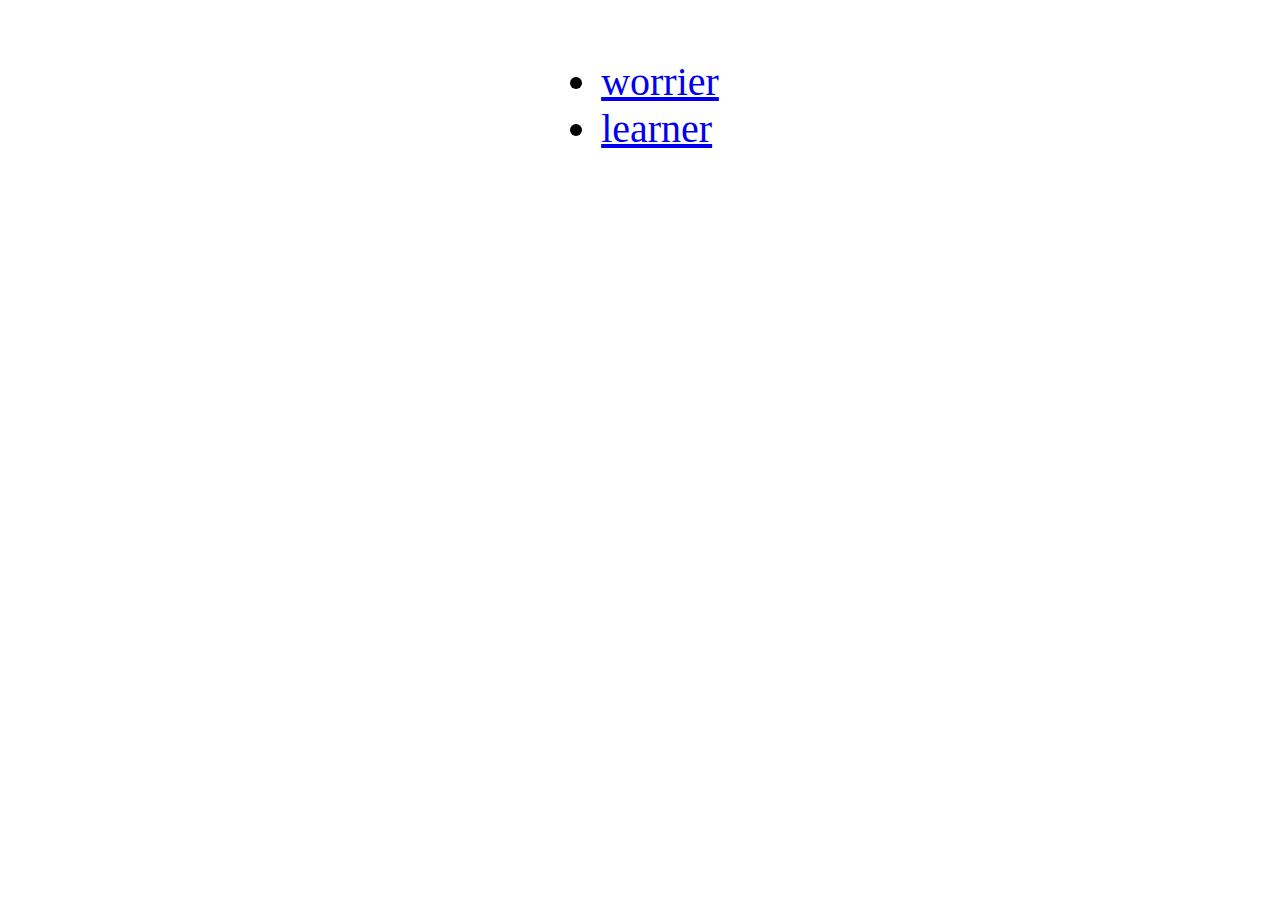
<file: index.html>
<!DOCTYPE html>
<html lang="en">
<head>
    <meta charset="UTF-8">
    <meta name="viewport" content="width=device-width, initial-scale=1.0">
    <title>nothing</title>
    <style>
        body {
            display: flex;
            justify-content: center;
            font-size: 40px;
        }

        ul {
            margin: 50px auto;
        }
    </style>
</head>
<body>
    <ul>
        <li><a href="worrier/worrier.html">worrier</a> </li>
        <li><a href="learn/tracker.html">learner</a> </li>
    </ul>
</body>
<!-- </html> -->
</file>
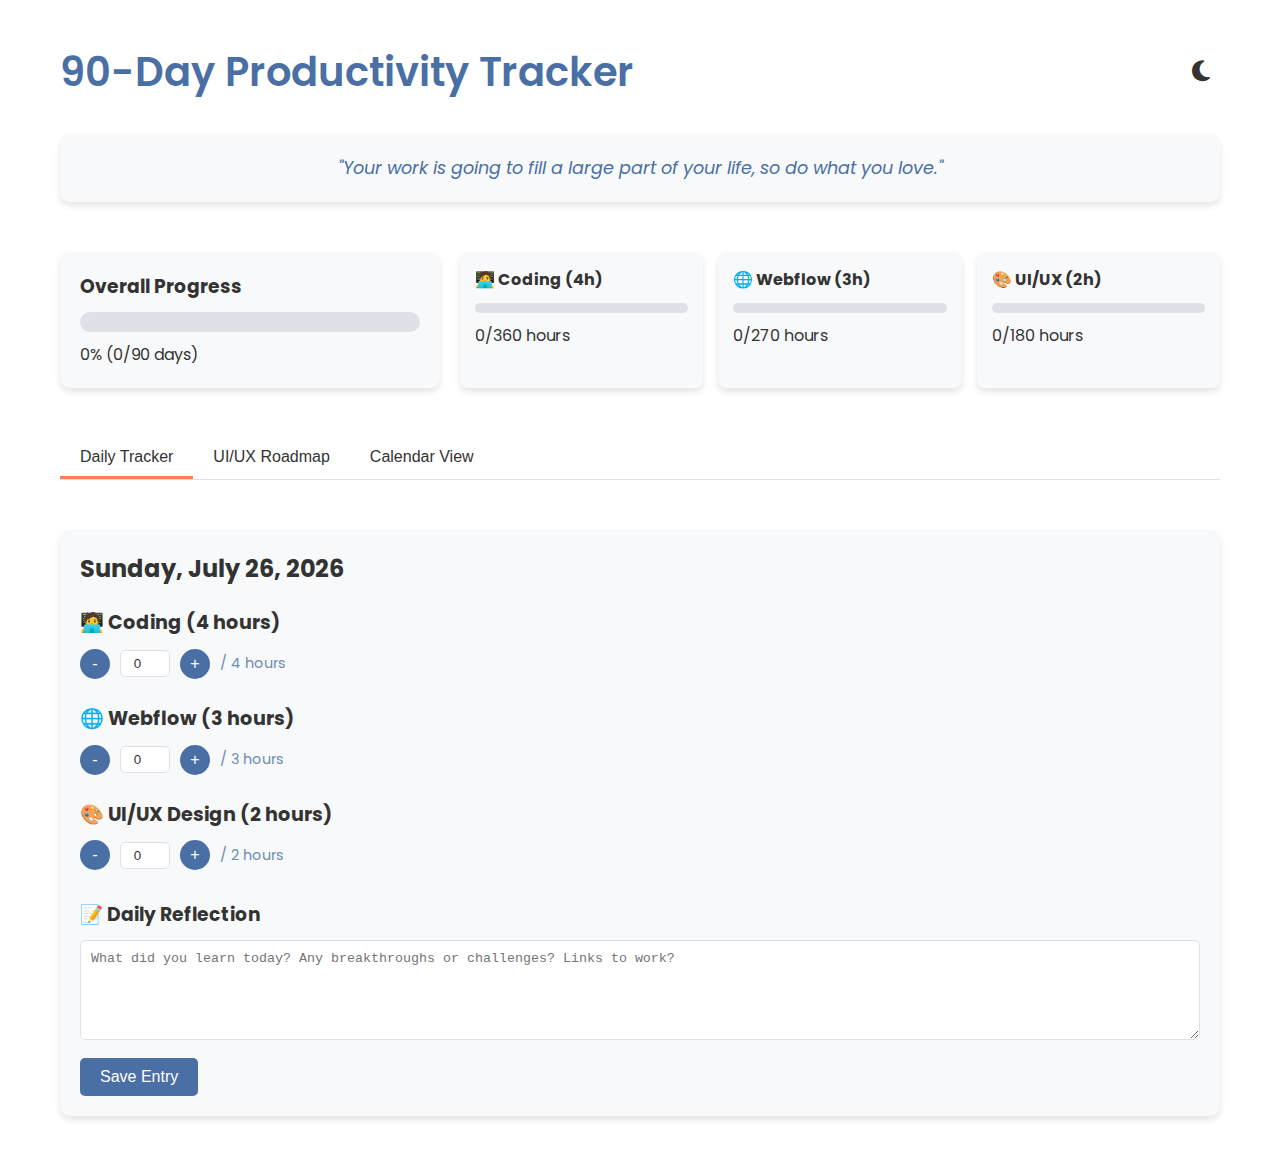
<file: learn/tracker.html>
<!DOCTYPE html>
<html lang="en">
<head>
    <meta charset="UTF-8">
    <meta name="viewport" content="width=device-width, initial-scale=1.0">
    <title>90-Day Productivity Tracker</title>
    <link rel="stylesheet" href="https://cdnjs.cloudflare.com/ajax/libs/font-awesome/6.4.0/css/all.min.css">
    <link href="https://fonts.googleapis.com/css2?family=Poppins:wght@300;400;500;600;700&display=swap" rel="stylesheet">
    <link rel="stylesheet" href="style.css">
</head>
<body>
    <div class="container">
        <header>
            <h1>90-Day Productivity Tracker</h1>
            <div class="theme-toggle">
                <button id="themeBtn"><i class="fas fa-moon"></i></button>
            </div>
        </header>

        <div class="dashboard">
            <div class="quote-container">
                <p id="dailyQuote">"Loading motivational quote..."</p>
            </div>

            <div class="progress-summary">
                <div class="progress-card">
                    <h3>Overall Progress</h3>
                    <div class="progress-bar">
                        <div id="overallProgress" class="progress-fill"></div>
                    </div>
                    <span id="overallPercentage">0%</span>
                </div>

                <div class="stats-grid">
                    <div class="stat-item">
                        <h4>🧑‍💻 Coding (4h)</h4>
                        <div class="progress-bar small">
                            <div id="codingProgress" class="progress-fill"></div>
                        </div>
                        <span id="codingPercentage">0/360h</span>
                    </div>
                    <div class="stat-item">
                        <h4>🌐 Webflow (3h)</h4>
                        <div class="progress-bar small">
                            <div id="webflowProgress" class="progress-fill"></div>
                        </div>
                        <span id="webflowPercentage">0/270h</span>
                    </div>
                    <div class="stat-item">
                        <h4>🎨 UI/UX (2h)</h4>
                        <div class="progress-bar small">
                            <div id="designProgress" class="progress-fill"></div>
                        </div>
                        <span id="designPercentage">0/180h</span>
                    </div>
                </div>
            </div>

            <div class="tabs">
                <button class="tab-btn active" data-tab="daily-tracker">Daily Tracker</button>
                <button class="tab-btn" data-tab="roadmap">UI/UX Roadmap</button>
                <button class="tab-btn" data-tab="calendar">Calendar View</button>
            </div>

            <div class="tab-content active" id="daily-tracker">
                <div class="hourly-tracker">
                    <h2 id="selectedDate">Today's Progress</h2>
                    
                    <div class="task-list">
                        <div class="task-item">
                            <h3>🧑‍💻 Coding (4 hours)</h3>
                            <div class="hour-input">
                                <button class="hour-btn minus" data-task="coding">-</button>
                                <input type="number" id="codingHours" min="0" max="4" value="0">
                                <button class="hour-btn plus" data-task="coding">+</button>
                                <span class="hour-label">/ 4 hours</span>
                            </div>
                        </div>
                        <div class="task-item">
                            <h3>🌐 Webflow (3 hours)</h3>
                            <div class="hour-input">
                                <button class="hour-btn minus" data-task="webflow">-</button>
                                <input type="number" id="webflowHours" min="0" max="3" value="0">
                                <button class="hour-btn plus" data-task="webflow">+</button>
                                <span class="hour-label">/ 3 hours</span>
                            </div>
                        </div>
                        <div class="task-item">
                            <h3>🎨 UI/UX Design (2 hours)</h3>
                            <div class="hour-input">
                                <button class="hour-btn minus" data-task="design">-</button>
                                <input type="number" id="designHours" min="0" max="2" value="0">
                                <button class="hour-btn plus" data-task="design">+</button>
                                <span class="hour-label">/ 2 hours</span>
                            </div>
                        </div>
                    </div>
                    
                    <div class="notes-section">
                        <h3>📝 Daily Reflection</h3>
                        <textarea id="dailyNotes" placeholder="What did you learn today? Any breakthroughs or challenges? Links to work?"></textarea>
                        <button id="saveNotes">Save Entry</button>
                    </div>
                </div>
            </div>

            <div class="tab-content" id="roadmap">
                <h2>🎨 UI/UX Design Roadmap</h2>
                <div class="roadmap-container" id="roadmapContainer">
                    <!-- Roadmap will be generated by JavaScript -->
                </div>
            </div>

            <div class="tab-content" id="calendar">
                <h2>📅 Journey Timeline</h2>
                <div class="calendar-nav">
                    <button id="prevMonth"><i class="fas fa-chevron-left"></i></button>
                    <h3 id="currentMonth">Month</h3>
                    <button id="nextMonth"><i class="fas fa-chevron-right"></i></button>
                </div>
                <div class="calendar" id="calendar">
                    <!-- Calendar will be generated by JavaScript -->
                </div>
            </div>
        </div>
    </div>

    <script src="app.js"></script>
</body>
</html>
</file>
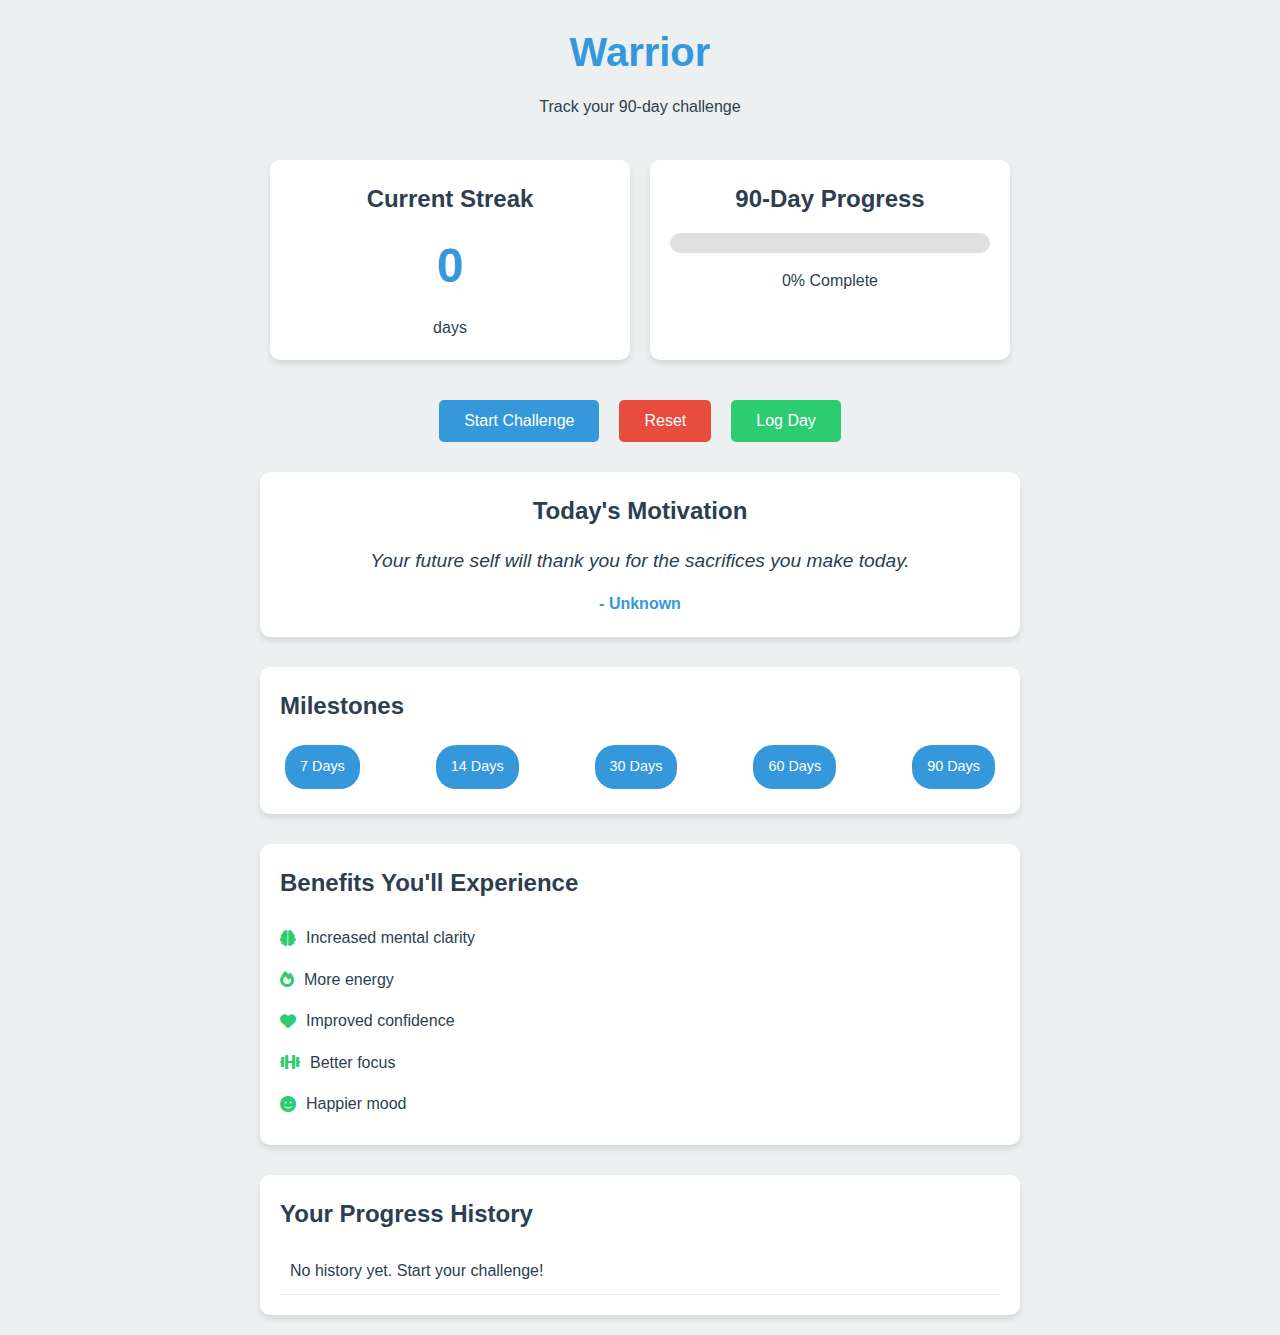
<file: worrier/worrier.html>
<!DOCTYPE html>
<html lang="en">
<head>
    <meta charset="UTF-8">
    <meta name="viewport" content="width=device-width, initial-scale=1.0">
    <title>Progress Tracker</title>
    <link rel="stylesheet" href="styles.css">
    <link rel="stylesheet" href="https://cdnjs.cloudflare.com/ajax/libs/font-awesome/6.0.0-beta3/css/all.min.css">
</head>
<body>
    <div class="container">
        <header>
            <h1>Warrior</h1>
            <p>Track your 90-day challenge</p>
        </header>

        <div class="dashboard">
            <div class="streak-box">
                <h2>Current Streak</h2>
                <div class="streak-count" id="streak">0</div>
                <div class="streak-days">days</div>
            </div>

            <div class="progress-box">
                <h2>90-Day Progress</h2>
                <div class="progress-bar">
                    <div class="progress-fill" id="progress-fill"></div>
                </div>
                <div class="progress-text" id="progress-text">0% Complete</div>
            </div>
        </div>

        <div class="controls">
            <button id="start-btn" class="btn start">Start Challenge</button>
            <button id="reset-btn" class="btn reset">Reset</button>
            <button id="log-btn" class="btn log">Log Day</button>
        </div>

        <div class="motivation">
            <h2>Today's Motivation</h2>
            <div class="quote" id="quote">
                "The journey of a thousand miles begins with one step."
            </div>
            <div class="author" id="author">- Lao Tzu</div>
        </div>

        <div class="milestones">
            <h2>Milestones</h2>
            <div class="milestone-container">
                <div class="milestone" data-days="7">7 Days</div>
                <div class="milestone" data-days="14">14 Days</div>
                <div class="milestone" data-days="30">30 Days</div>
                <div class="milestone" data-days="60">60 Days</div>
                <div class="milestone" data-days="90">90 Days</div>
            </div>
        </div>

        <div class="benefits">
            <h2>Benefits You'll Experience</h2>
            <ul>
                <li><i class="fas fa-brain"></i> Increased mental clarity</li>
                <li><i class="fas fa-fire"></i> More energy</li>
                <li><i class="fas fa-heart"></i> Improved confidence</li>
                <li><i class="fas fa-dumbbell"></i> Better focus</li>
                <li><i class="fas fa-smile"></i> Happier mood</li>
            </ul>
        </div>

        <div class="history">
            <h2>Your Progress History</h2>
            <div class="history-list" id="history-list">
                <!-- Will be populated by JavaScript -->
            </div>
        </div>
    </div>

    <script src="script.js"></script>
</body>
</html>
</file>
<file: learn/style.css>
:root {
    --primary-color: #4a6fa5;
    --secondary-color: #6b8cae;
    --accent-color: #ff7e5f;
    --light-color: #f8f9fa;
    --dark-color: #343a40;
    --success-color: #28a745;
    --warning-color: #ffc107;
    --danger-color: #dc3545;
    --text-color: #333;
    --bg-color: #ffffff;
    --card-bg: #f8f9fa;
    --border-color: #dee2e6;
}

[data-theme="dark"] {
    --primary-color: #5d8acd;
    --secondary-color: #7a9cc6;
    --accent-color: #ff9a7f;
    --light-color: #343a40;
    --dark-color: #f8f9fa;
    --text-color: #f8f9fa;
    --bg-color: #212529;
    --card-bg: #2c3034;
    --border-color: #495057;
}

* {
    margin: 0;
    padding: 0;
    box-sizing: border-box;
    transition: background-color 0.3s, color 0.3s;
}

body {
    font-family: 'Poppins', sans-serif;
    background-color: var(--bg-color);
    color: var(--text-color);
    line-height: 1.6;
    padding: 20px;
}

.container {
    max-width: 1200px;
    margin: 0 auto;
    padding: 20px;
}

header {
    display: flex;
    justify-content: space-between;
    align-items: center;
    margin-bottom: 30px;
}

h1 {
    color: var(--primary-color);
    font-size: 2.5rem;
    font-weight: 600;
}

.theme-toggle button {
    background: none;
    border: none;
    color: var(--text-color);
    font-size: 1.5rem;
    cursor: pointer;
    padding: 5px 10px;
    border-radius: 5px;
}

.theme-toggle button:hover {
    background-color: var(--border-color);
}

.dashboard {
    display: grid;
    grid-template-columns: 1fr;
    gap: 30px;
}

.quote-container {
    background-color: var(--card-bg);
    padding: 20px;
    border-radius: 10px;
    box-shadow: 0 4px 6px rgba(0, 0, 0, 0.1);
    margin-bottom: 20px;
}

.quote-container p {
    font-style: italic;
    text-align: center;
    font-size: 1.1rem;
    color: var(--primary-color);
}

.progress-summary {
    display: grid;
    grid-template-columns: 1fr 2fr;
    gap: 20px;
    margin-bottom: 20px;
}

@media (max-width: 768px) {
    .progress-summary {
        grid-template-columns: 1fr;
    }
}

.progress-card {
    background-color: var(--card-bg);
    padding: 20px;
    border-radius: 10px;
    box-shadow: 0 4px 6px rgba(0, 0, 0, 0.1);
}

.stats-grid {
    display: grid;
    grid-template-columns: repeat(auto-fit, minmax(200px, 1fr));
    gap: 15px;
}

.stat-item {
    background-color: var(--card-bg);
    padding: 15px;
    border-radius: 8px;
    box-shadow: 0 4px 6px rgba(0, 0, 0, 0.1);
}

.progress-bar {
    width: 100%;
    height: 20px;
    background-color: var(--border-color);
    border-radius: 10px;
    margin: 10px 0;
    overflow: hidden;
}

.progress-bar.small {
    height: 10px;
}

.progress-fill {
    height: 100%;
    background-color: var(--accent-color);
    border-radius: 10px;
    width: 0%;
    transition: width 0.5s ease;
}

.tabs {
    display: flex;
    border-bottom: 1px solid var(--border-color);
    margin-bottom: 20px;
}

.tab-btn {
    padding: 10px 20px;
    background: none;
    border: none;
    border-bottom: 3px solid transparent;
    cursor: pointer;
    font-size: 1rem;
    color: var(--text-color);
}

.tab-btn.active {
    border-bottom: 3px solid var(--accent-color);
    font-weight: 500;
}

.tab-content {
    display: none;
}

.tab-content.active {
    display: block;
}

.hourly-tracker {
    background-color: var(--card-bg);
    padding: 20px;
    border-radius: 10px;
    box-shadow: 0 4px 6px rgba(0, 0, 0, 0.1);
}

.task-list {
    margin: 20px 0;
}

.task-item {
    margin-bottom: 25px;
}

.task-item h3 {
    margin-bottom: 10px;
    font-size: 1.2rem;
}

.hour-input {
    display: flex;
    align-items: center;
    gap: 10px;
}

.hour-btn {
    width: 30px;
    height: 30px;
    border-radius: 50%;
    border: none;
    background-color: var(--primary-color);
    color: white;
    font-size: 1rem;
    cursor: pointer;
    display: flex;
    align-items: center;
    justify-content: center;
}

.hour-btn:hover {
    background-color: var(--secondary-color);
}

.hour-input input {
    width: 50px;
    padding: 5px;
    text-align: center;
    border-radius: 5px;
    border: 1px solid var(--border-color);
    background-color: var(--bg-color);
    color: var(--text-color);
}

.hour-label {
    font-size: 0.9rem;
    color: var(--secondary-color);
}

.notes-section {
    margin-top: 30px;
}

.notes-section h3 {
    margin-bottom: 10px;
}

.notes-section textarea {
    width: 100%;
    min-height: 100px;
    padding: 10px;
    border-radius: 5px;
    border: 1px solid var(--border-color);
    background-color: var(--bg-color);
    color: var(--text-color);
    resize: vertical;
    margin-bottom: 10px;
}

.notes-section button {
    background-color: var(--primary-color);
    color: white;
    border: none;
    padding: 10px 20px;
    border-radius: 5px;
    cursor: pointer;
    font-size: 1rem;
}

.notes-section button:hover {
    background-color: var(--secondary-color);
}

.roadmap-container {
    background-color: var(--card-bg);
    padding: 20px;
    border-radius: 10px;
    box-shadow: 0 4px 6px rgba(0, 0, 0, 0.1);
}

.roadmap-week {
    margin-bottom: 20px;
}

.week-header {
    display: flex;
    justify-content: space-between;
    align-items: center;
    padding: 10px;
    background-color: var(--primary-color);
    color: white;
    border-radius: 5px;
    cursor: pointer;
    margin-bottom: 10px;
}

.week-header h3 {
    font-size: 1.1rem;
}

.week-content {
    display: grid;
    grid-template-columns: repeat(auto-fill, minmax(250px, 1fr));
    gap: 10px;
    padding: 10px;
}

.roadmap-day {
    background-color: var(--bg-color);
    padding: 10px;
    border-radius: 5px;
    border: 1px solid var(--border-color);
}

.roadmap-day h4 {
    margin-bottom: 5px;
    color: var(--primary-color);
}

.roadmap-day p {
    font-size: 0.9rem;
}

.calendar-container {
    background-color: var(--card-bg);
    padding: 20px;
    border-radius: 10px;
    box-shadow: 0 4px 6px rgba(0, 0, 0, 0.1);
}

.calendar-nav {
    display: flex;
    justify-content: space-between;
    align-items: center;
    margin-bottom: 15px;
}

.calendar-nav button {
    background: none;
    border: none;
    color: var(--text-color);
    font-size: 1.2rem;
    cursor: pointer;
    padding: 5px 10px;
    border-radius: 5px;
}

.calendar-nav button:hover {
    background-color: var(--border-color);
}

.calendar {
    display: grid;
    grid-template-columns: repeat(7, 1fr);
    gap: 5px;
}

.calendar-header {
    font-weight: 600;
    text-align: center;
    padding: 10px 0;
}

.day {
    aspect-ratio: 1;
    display: flex;
    flex-direction: column;
    align-items: center;
    justify-content: center;
    background-color: var(--bg-color);
    border-radius: 5px;
    cursor: pointer;
    padding: 5px;
    border: 1px solid var(--border-color);
}

.day:hover {
    background-color: var(--border-color);
}

.day.today {
    border: 2px solid var(--accent-color);
}

.day.completed {
    background-color: var(--success-color);
    color: white;
}

.day.partial {
    background-color: var(--warning-color);
    color: var(--dark-color);
}

.day.future {
    opacity: 0.6;
}

.day-number {
    font-weight: 600;
    margin-bottom: 2px;
}

.day-status {
    font-size: 0.6rem;
    text-align: center;
}

@media (max-width: 600px) {
    .calendar-header {
        font-size: 0.8rem;
    }
    
    .day-number {
        font-size: 0.8rem;
    }
    
    .day-status {
        font-size: 0.5rem;
    }
    
    h1 {
        font-size: 1.8rem;
    }
    
    .tabs {
        flex-wrap: wrap;
    }
    
    .tab-btn {
        padding: 8px 12px;
        font-size: 0.9rem;
    }
    
    .week-content {
        grid-template-columns: 1fr;
    }
}
</file>
<file: worrier/styles.css>
:root {
    --primary: #3498db;
    --secondary: #2ecc71;
    --dark: #2c3e50;
    --light: #ecf0f1;
    --danger: #e74c3c;
}

* {
    margin: 0;
    padding: 0;
    box-sizing: border-box;
    font-family: 'Segoe UI', Tahoma, Geneva, Verdana, sans-serif;
}

body {
    background-color: var(--light);
    color: var(--dark);
    line-height: 1.6;
}

.container {
    max-width: 800px;
    margin: 0 auto;
    padding: 20px;
}

header {
    text-align: center;
    margin-bottom: 30px;
}

header h1 {
    color: var(--primary);
    font-size: 2.5rem;
    margin-bottom: 10px;
}

.dashboard {
    display: flex;
    justify-content: space-between;
    margin-bottom: 30px;
    flex-wrap: wrap;
}

.streak-box, .progress-box {
    background: white;
    padding: 20px;
    border-radius: 10px;
    box-shadow: 0 4px 6px rgba(0, 0, 0, 0.1);
    flex: 1;
    margin: 10px;
    min-width: 250px;
    text-align: center;
}

.streak-count {
    font-size: 3rem;
    font-weight: bold;
    color: var(--primary);
    margin: 10px 0;
}

.progress-bar {
    height: 20px;
    background-color: #e0e0e0;
    border-radius: 10px;
    margin: 15px 0;
    overflow: hidden;
}

.progress-fill {
    height: 100%;
    background-color: var(--secondary);
    width: 0%;
    transition: width 0.5s ease;
}

.controls {
    display: flex;
    justify-content: center;
    margin-bottom: 30px;
    flex-wrap: wrap;
}

.btn {
    padding: 12px 25px;
    margin: 0 10px;
    border: none;
    border-radius: 5px;
    font-size: 1rem;
    cursor: pointer;
    transition: all 0.3s ease;
}

.start {
    background-color: var(--primary);
    color: white;
}

.reset {
    background-color: var(--danger);
    color: white;
}

.log {
    background-color: var(--secondary);
    color: white;
}

.btn:hover {
    transform: translateY(-3px);
    box-shadow: 0 4px 8px rgba(0, 0, 0, 0.2);
}

.motivation {
    background-color: white;
    padding: 20px;
    border-radius: 10px;
    box-shadow: 0 4px 6px rgba(0, 0, 0, 0.1);
    margin-bottom: 30px;
    text-align: center;
}

.quote {
    font-size: 1.2rem;
    font-style: italic;
    margin: 15px 0;
}

.author {
    font-weight: bold;
    color: var(--primary);
}

.milestones {
    background-color: white;
    padding: 20px;
    border-radius: 10px;
    box-shadow: 0 4px 6px rgba(0, 0, 0, 0.1);
    margin-bottom: 30px;
}

.milestone-container {
    display: flex;
    justify-content: space-between;
    flex-wrap: wrap;
    margin-top: 15px;
}

.milestone {
    background-color: var(--primary);
    color: white;
    padding: 10px 15px;
    border-radius: 20px;
    margin: 5px;
    font-size: 0.9rem;
}

.benefits {
    background-color: white;
    padding: 20px;
    border-radius: 10px;
    box-shadow: 0 4px 6px rgba(0, 0, 0, 0.1);
    margin-bottom: 30px;
}

.benefits ul {
    list-style-type: none;
    margin-top: 15px;
}

.benefits li {
    padding: 8px 0;
    display: flex;
    align-items: center;
}

.benefits i {
    margin-right: 10px;
    color: var(--secondary);
}

.history {
    background-color: white;
    padding: 20px;
    border-radius: 10px;
    box-shadow: 0 4px 6px rgba(0, 0, 0, 0.1);
}

.history-list {
    margin-top: 15px;
}

.history-item {
    padding: 10px;
    border-bottom: 1px solid #eee;
    display: flex;
    justify-content: space-between;
}

@media (max-width: 600px) {
    .dashboard {
        flex-direction: column;
    }
    
    .streak-box, .progress-box {
        margin: 10px 0;
    }
    
    .controls {
        flex-direction: column;
    }
    
    .btn {
        margin: 5px 0;
    }
    
    .milestone-container {
        justify-content: center;
    }
}
</file>
